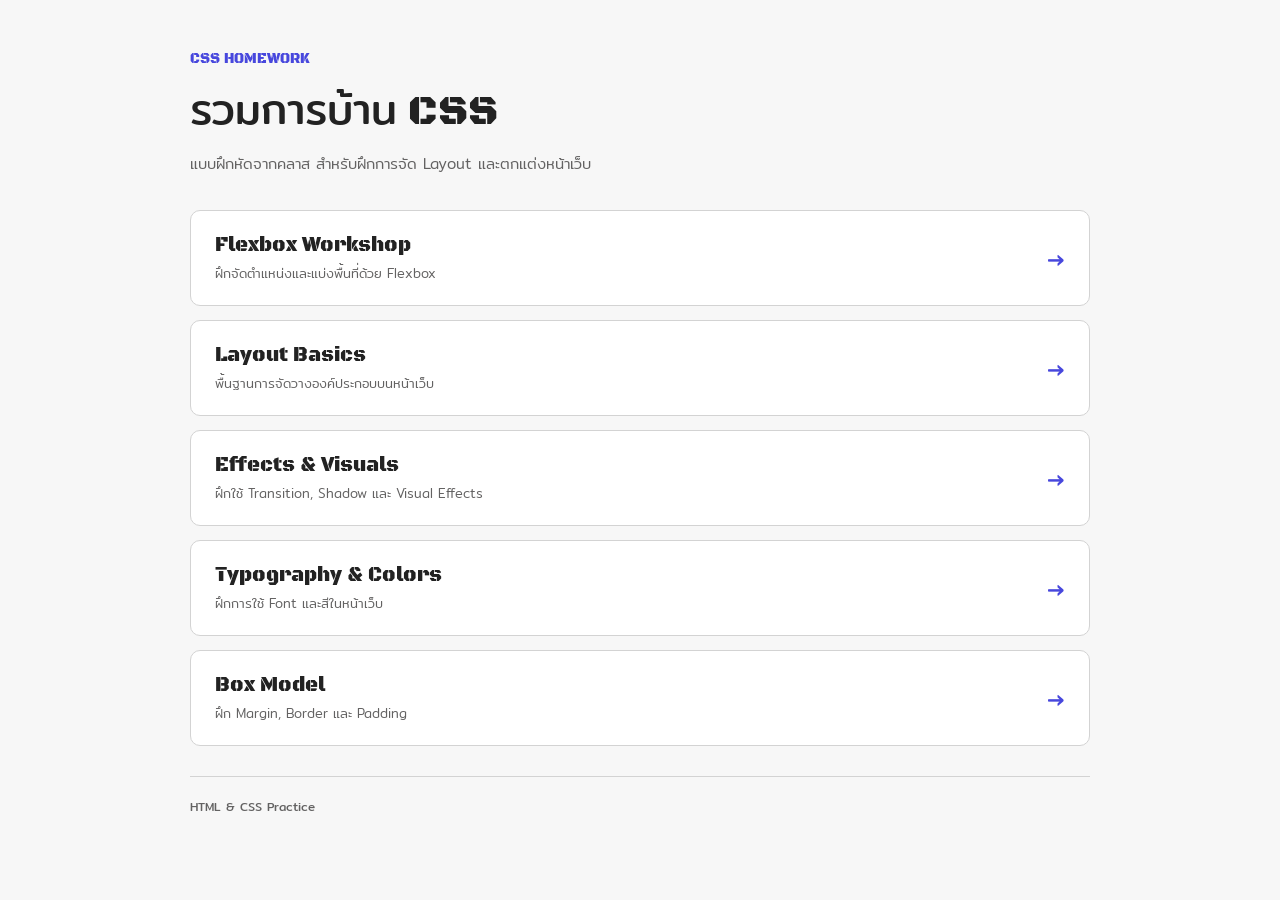
<file: index.html>
<!doctype html>
<html lang="th">
  <head>
    <meta charset="UTF-8" />
    <meta name="viewport" content="width=device-width, initial-scale=1.0" />

    <title>CSS Homework</title>

    <link rel="stylesheet" href="./home.css" />
  </head>

  <body>
    <main class="container">
      <header class="header">
        <p class="small-title">CSS HOMEWORK</p>

        <h1>รวมการบ้าน CSS</h1>

        <p class="description">
          แบบฝึกหัดจากคลาส สำหรับฝึกการจัด Layout และตกแต่งหน้าเว็บ
        </p>
      </header>

      <section class="homework-list">
        <a href="./flexbox/" class="homework">
          <div>
            <h2>Flexbox Workshop</h2>
            <p>ฝึกจัดตำแหน่งและแบ่งพื้นที่ด้วย Flexbox</p>
          </div>

          <span>→</span>
        </a>

        <a href="./layout-basics/" class="homework">
          <div>
            <h2>Layout Basics</h2>
            <p>พื้นฐานการจัดวางองค์ประกอบบนหน้าเว็บ</p>
          </div>

          <span>→</span>
        </a>

        <a href="./effects-visuals/" class="homework">
          <div>
            <h2>Effects & Visuals</h2>
            <p>ฝึกใช้ Transition, Shadow และ Visual Effects</p>
          </div>

          <span>→</span>
        </a>

        <a href="./typography-colors/" class="homework">
          <div>
            <h2>Typography & Colors</h2>
            <p>ฝึกการใช้ Font และสีในหน้าเว็บ</p>
          </div>

          <span>→</span>
        </a>

        <a href="./box-model/" class="homework">
          <div>
            <h2>Box Model</h2>
            <p>ฝึก Margin, Border และ Padding</p>
          </div>

          <span>→</span>
        </a>
      </section>

      <footer>HTML & CSS Practice</footer>
    </main>
  </body>
</html>
</file>
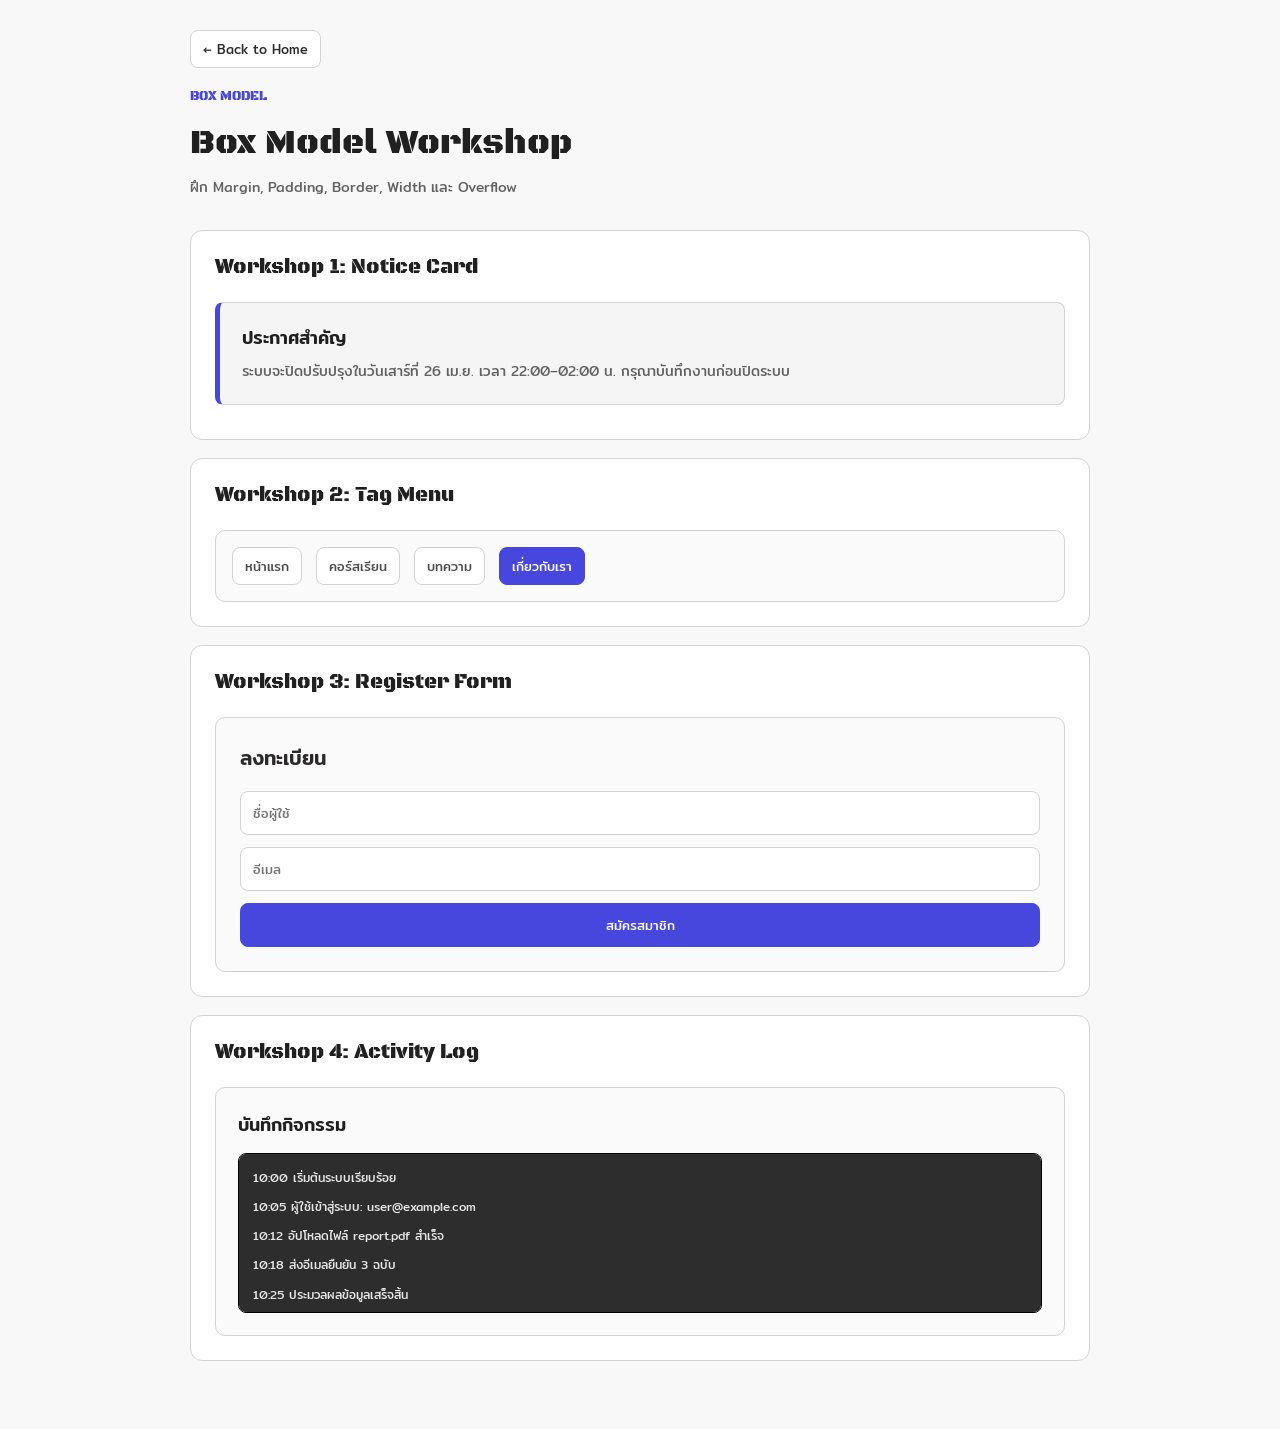
<file: box-model/index.html>
<!doctype html>
<html lang="th">
  <head>
    <meta charset="UTF-8" />
    <meta name="viewport" content="width=device-width, initial-scale=1.0" />

    <title>Box Model Workshop</title>

    <link rel="stylesheet" href="box-model.css" />
  </head>

  <body>
    <main class="page">
      <div class="page-header">
        <a class="back-home" href="../"> ← Back to Home </a>

        <p class="page-eyebrow">BOX MODEL</p>

        <h1>Box Model Workshop</h1>

        <p class="page-description">
          ฝึก Margin, Padding, Border, Width และ Overflow
        </p>
      </div>

      <!-- Workshop 1 -->
      <section class="workshop">
        <h2>Workshop 1: Notice Card</h2>

        <div class="notice">
          <p class="notice__title">ประกาศสำคัญ</p>

          <p class="notice__body">
            ระบบจะปิดปรับปรุงในวันเสาร์ที่ 26 เม.ย. เวลา 22:00–02:00 น.
            กรุณาบันทึกงานก่อนปิดระบบ
          </p>
        </div>
      </section>

      <!-- Workshop 2 -->
      <section class="workshop">
        <h2>Workshop 2: Tag Menu</h2>

        <nav class="tags">
          <a href="#" class="tag">หน้าแรก</a>
          <a href="#" class="tag">คอร์สเรียน</a>
          <a href="#" class="tag">บทความ</a>
          <a href="#" class="tag active">เกี่ยวกับเรา</a>
        </nav>
      </section>

      <!-- Workshop 3 -->
      <section class="workshop">
        <h2>Workshop 3: Register Form</h2>

        <div class="form">
          <h2>ลงทะเบียน</h2>

          <input type="text" class="input" placeholder="ชื่อผู้ใช้" />

          <input type="email" class="input" placeholder="อีเมล" />

          <button class="btn" type="button">สมัครสมาชิก</button>
        </div>
      </section>

      <!-- Workshop 4 -->
      <section class="workshop">
        <h2>Workshop 4: Activity Log</h2>

        <div class="panel">
          <h3>บันทึกกิจกรรม</h3>

          <div class="log">
            <p>10:00 เริ่มต้นระบบเรียบร้อย</p>
            <p>10:05 ผู้ใช้เข้าสู่ระบบ: user@example.com</p>
            <p>10:12 อัปโหลดไฟล์ report.pdf สำเร็จ</p>
            <p>10:18 ส่งอีเมลยืนยัน 3 ฉบับ</p>
            <p>10:25 ประมวลผลข้อมูลเสร็จสิ้น</p>
            <p>10:30 บันทึกผลลัพธ์ลงฐานข้อมูล</p>
            <p>10:35 ระบบทำงานปกติ ไม่พบข้อผิดพลาด</p>
            <p>10:42 เริ่มงานสำรองข้อมูลประจำวัน</p>
          </div>
        </div>
      </section>
    </main>
  </body>
</html>
</file>
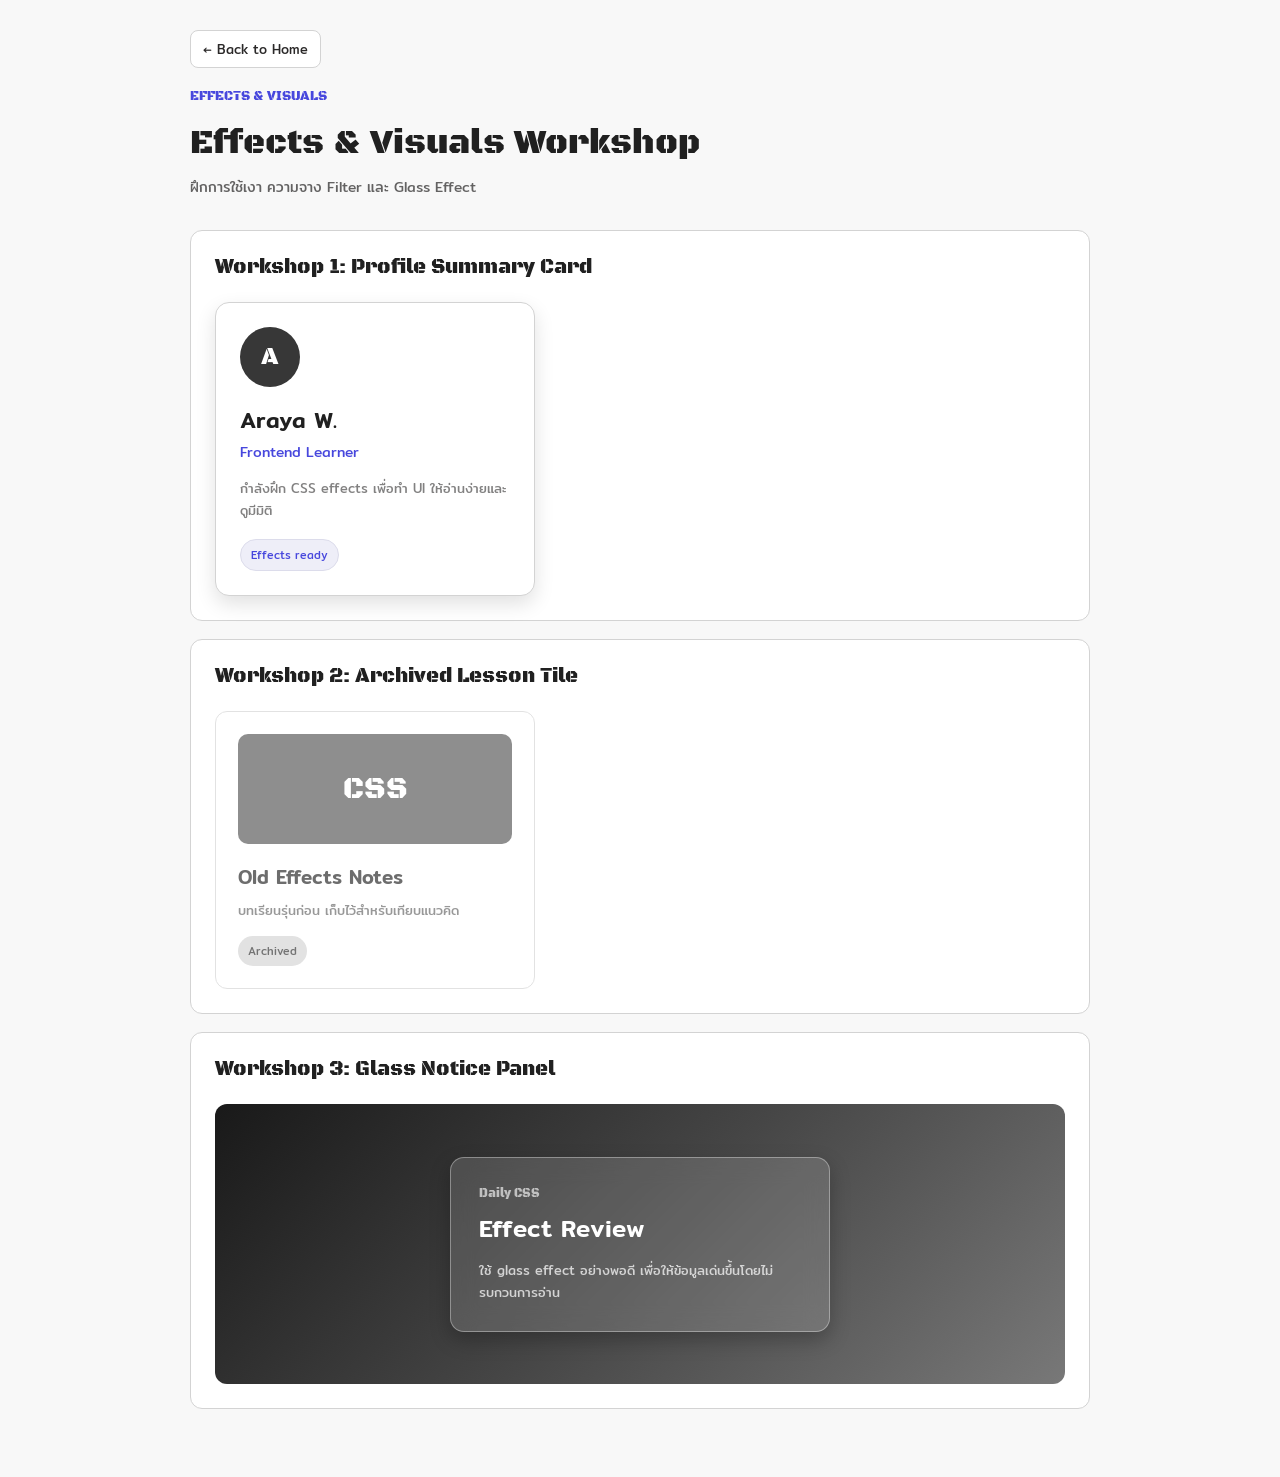
<file: effects-visuals/index.html>
<!doctype html>
<html lang="th">
  <head>
    <meta charset="UTF-8" />
    <meta name="viewport" content="width=device-width, initial-scale=1.0" />

    <title>Effects & Visuals</title>

    <link rel="stylesheet" href="effects-visuals.css" />
  </head>

  <body>
    <main class="page">
      <!-- Page Header -->
      <div class="page-header">
        <a class="back-home" href="../"> ← Back to Home </a>

        <p class="page-eyebrow">EFFECTS & VISUALS</p>

        <h1>Effects & Visuals Workshop</h1>

        <p class="page-description">
          ฝึกการใช้เงา ความจาง Filter และ Glass Effect
        </p>
      </div>

      <!-- Workshop 1 -->
      <section class="workshop">
        <h2>Workshop 1: Profile Summary Card</h2>

        <article class="profile-card">
          <div class="avatar">A</div>

          <h2 class="name">Araya W.</h2>

          <p class="role">Frontend Learner</p>

          <p class="bio">
            กำลังฝึก CSS effects เพื่อทำ UI ให้อ่านง่ายและดูมีมิติ
          </p>

          <span class="badge"> Effects ready </span>
        </article>
      </section>

      <!-- Workshop 2 -->
      <section class="workshop">
        <h2>Workshop 2: Archived Lesson Tile</h2>

        <article class="lesson-tile">
          <div class="cover">CSS</div>

          <h2>Old Effects Notes</h2>

          <p>บทเรียนรุ่นก่อน เก็บไว้สำหรับเทียบแนวคิด</p>

          <span class="status"> Archived </span>
        </article>
      </section>

      <!-- Workshop 3 -->
      <section class="workshop">
        <h2>Workshop 3: Glass Notice Panel</h2>

        <section class="scene">
          <article class="glass-panel">
            <p class="eyebrow">Daily CSS</p>

            <h2>Effect Review</h2>

            <p>
              ใช้ glass effect อย่างพอดี
              เพื่อให้ข้อมูลเด่นขึ้นโดยไม่รบกวนการอ่าน
            </p>
          </article>
        </section>
      </section>
    </main>
  </body>
</html>
</file>
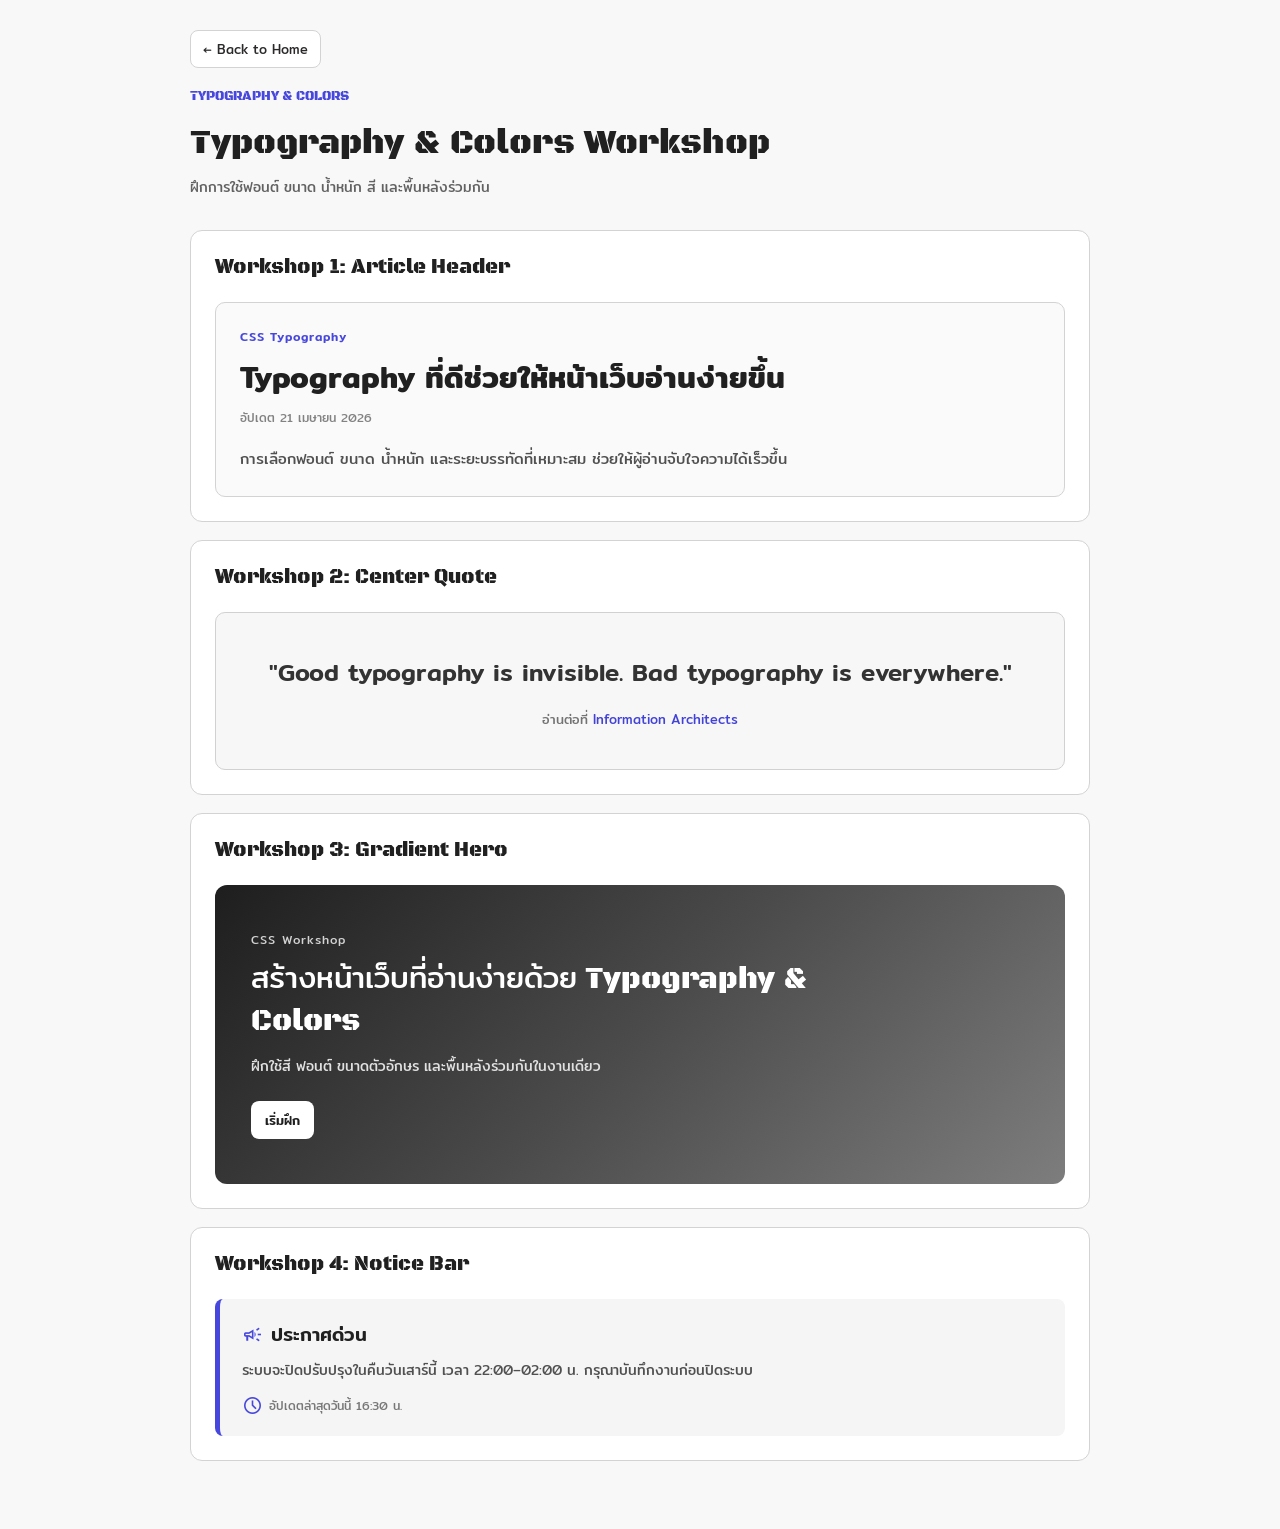
<file: typography-colors/index.html>
<!doctype html>
<html lang="th">
  <head>
    <meta charset="UTF-8" />
    <meta name="viewport" content="width=device-width, initial-scale=1.0" />

    <title>Typography & Colors</title>

    <link rel="preconnect" href="https://fonts.googleapis.com" />
    <link rel="preconnect" href="https://fonts.gstatic.com" crossorigin />
    <link
      href="https://fonts.googleapis.com/css2?family=Material+Symbols+Outlined"
      rel="stylesheet"
    />

    <link rel="stylesheet" href="typography-colors.css" />
  </head>

  <body>
    <main class="page">
      <div class="page-header">
        <a class="back-home" href="../"> ← Back to Home </a>

        <p class="page-eyebrow">TYPOGRAPHY & COLORS</p>

        <h1>Typography & Colors Workshop</h1>

        <p class="page-description">
          ฝึกการใช้ฟอนต์ ขนาด น้ำหนัก สี และพื้นหลังร่วมกัน
        </p>
      </div>

      <!-- Workshop 1 -->
      <section class="workshop">
        <h2>Workshop 1: Article Header</h2>

        <article class="post">
          <p class="category">CSS Typography</p>

          <h1 class="title">Typography ที่ดีช่วยให้หน้าเว็บอ่านง่ายขึ้น</h1>

          <p class="meta">อัปเดต 21 เมษายน 2026</p>

          <p class="lead">
            การเลือกฟอนต์ ขนาด น้ำหนัก และระยะบรรทัดที่เหมาะสม
            ช่วยให้ผู้อ่านจับใจความได้เร็วขึ้น
          </p>
        </article>
      </section>

      <!-- Workshop 2 -->
      <section class="workshop">
        <h2>Workshop 2: Center Quote</h2>

        <figure class="quote">
          <blockquote>
            "Good typography is invisible. Bad typography is everywhere."
          </blockquote>

          <figcaption>
            อ่านต่อที่
            <a class="source" href="#"> Information Architects </a>
          </figcaption>
        </figure>
      </section>

      <!-- Workshop 3 -->
      <section class="workshop">
        <h2>Workshop 3: Gradient Hero</h2>

        <section class="hero">
          <p class="hero-eyebrow">CSS Workshop</p>

          <h1 class="heading">
            สร้างหน้าเว็บที่อ่านง่ายด้วย Typography & Colors
          </h1>

          <p class="sub">
            ฝึกใช้สี ฟอนต์ ขนาดตัวอักษร และพื้นหลังร่วมกันในงานเดียว
          </p>

          <a href="#" class="cta"> เริ่มฝึก </a>
        </section>
      </section>

      <!-- Workshop 4 -->
      <section class="workshop">
        <h2>Workshop 4: Notice Bar</h2>

        <section class="notice">
          <h2 class="notice-title">
            <span class="material-symbols-outlined"> campaign </span>

            ประกาศด่วน
          </h2>

          <p class="notice-text">
            ระบบจะปิดปรับปรุงในคืนวันเสาร์นี้ เวลา 22:00–02:00 น.
            กรุณาบันทึกงานก่อนปิดระบบ
          </p>

          <p class="notice-meta">
            <span class="material-symbols-outlined"> schedule </span>

            อัปเดตล่าสุดวันนี้ 16:30 น.
          </p>
        </section>
      </section>
    </main>
  </body>
</html>
</file>
<file: home.css>
@import url('https://fonts.googleapis.com/css2?family=Black+Ops+One&family=Mitr:wght@300;400;500;600&display=swap');

* {
    box-sizing: border-box;
    margin: 0;
    padding: 0;
}

body {
    min-height: 100vh;

    background-color: #f7f7f7;
    color: #222;

    font-family: "Mitr", system-ui;

    padding: 50px 20px;
}

.container {
    width: 100%;
    max-width: 900px;

    margin: 0 auto;
}


/* =========================
   Header
========================= */

.header {
    margin-bottom: 35px;
}

.small-title {
    color: rgb(71, 71, 221);

    font-family: "Black Ops One", system-ui;
    font-size: 14px;

    margin-bottom: 8px;
}

.header h1 {
    font-family: "Black Ops One", "Mitr", system-ui;
    font-size: 42px;
    font-weight: 400;

    margin-bottom: 10px;
}

.description {
    color: rgb(99, 98, 98);

    font-size: 15px;
    font-weight: 300;
}


/* =========================
   Homework List
========================= */

.homework-list {
    display: flex;
    flex-direction: column;

    gap: 14px;
}

.homework {
    display: flex;
    justify-content: space-between;
    align-items: center;

    gap: 20px;

    padding: 22px 24px;

    color: #222;
    text-decoration: none;

    background-color: white;

    border: 1px solid lightgray;
    border-radius: 10px;

    transition: 0.2s;
}

.homework h2 {
    font-family: "Black Ops One", "Mitr", system-ui;

    font-size: 20px;
    font-weight: 400;

    margin-bottom: 5px;
}

.homework p {
    color: rgb(99, 98, 98);

    font-size: 13px;
    font-weight: 300;
}

.homework span {
    color: rgb(71, 71, 221);

    font-size: 26px;
}


/* =========================
   Hover
========================= */

.homework:hover {
    border-color: rgb(71, 71, 221);
    transform: translateX(4px);
}

.homework:hover h2 {
    color: rgb(71, 71, 221);
}


/* =========================
   Footer
========================= */

footer {
    margin-top: 30px;

    padding-top: 20px;

    border-top: 1px solid lightgray;

    color: rgb(99, 98, 98);

    font-size: 12px;
}
</file>
<file: box-model/box-model.css>
@import url('https://fonts.googleapis.com/css2?family=Black+Ops+One&family=Mitr:wght@200;300;400;500;600;700&display=swap');


* {
    box-sizing: border-box;
    margin: 0;
    padding: 0;
}


body {
    min-height: 100vh;

    background-color: rgb(248, 248, 248);
    color: rgb(43, 41, 41);

    font-family: "Mitr", system-ui;
}


/* =========================
   PAGE
========================= */

.page {
    width: 90%;
    max-width: 900px;

    margin: 0 auto;
    padding: 30px 0 50px;
}


.page-header {
    margin-bottom: 32px;
}


.back-home {
    display: inline-block;

    margin-bottom: 20px;
    padding: 8px 12px;

    color: rgb(43, 41, 41);
    background-color: white;

    border: 1px solid lightgray;
    border-radius: 8px;

    text-decoration: none;
    font-size: 13px;
}


.back-home:hover {
    color: white;
    background-color: rgb(75, 75, 75);
}


.page-eyebrow {
    margin-bottom: 18px;

    color: rgb(71, 71, 221);

    font-family: "Black Ops One", "Mitr", system-ui;
    font-size: 13px;
}


.page-header h1 {
    margin-bottom: 12px;

    color: rgb(32, 32, 32);

    font-family: "Black Ops One", "Mitr", system-ui;
    font-size: 34px;
    font-weight: 400;
}


.page-description {
    color: rgb(99, 98, 98);
    font-size: 14px;
}


/* =========================
   WORKSHOP CARD
========================= */

.workshop {
    margin-bottom: 18px;
    padding: 24px;

    background-color: white;

    border: 1px solid lightgray;
    border-radius: 12px;
}


.workshop > h2 {
    margin-bottom: 22px;

    color: rgb(32, 32, 32);

    font-family: "Black Ops One", "Mitr", system-ui;
    font-size: 20px;
    font-weight: 400;
}


/* =========================
   WORKSHOP 1
   Notice Card
========================= */

.notice {
    margin: 10px 0;

    padding: 20px 22px;

    background-color: rgb(245, 245, 245);

    border: 1px solid lightgray;
    border-left: 5px solid rgb(71, 71, 221);

    border-radius: 8px;
}


.notice__title {
    margin-bottom: 8px;

    color: rgb(32, 32, 32);

    font-size: 18px;
    font-weight: 500;
}


.notice__body {
    color: rgb(99, 98, 98);

    font-size: 14px;
    line-height: 1.7;
}


/* =========================
   WORKSHOP 2
   Tag Menu
========================= */

.tags {
    padding: 16px;

    background-color: rgb(250, 250, 250);

    border: 1px solid lightgray;
    border-radius: 10px;
}


.tag {
    display: inline-block;

    margin-right: 8px;

    padding: 8px 12px;

    color: rgb(75, 75, 75);
    background-color: white;

    border: 1px solid lightgray;
    border-radius: 8px;

    text-decoration: none;

    font-size: 13px;
}


.tag:hover {
    color: white;
    background-color: rgb(75, 75, 75);
}


.tag.active {
    color: white;
    background-color: rgb(71, 71, 221);

    border-color: rgb(71, 71, 221);
}


/* =========================
   WORKSHOP 3
   Register Form
========================= */

.form {
    width: 100%;

    padding: 24px;

    background-color: rgb(250, 250, 250);

    border: 1px solid lightgray;
    border-radius: 10px;
}


.form h2 {
    margin-bottom: 18px;

    font-size: 20px;
    font-weight: 500;
}


.input {
    width: 100%;

    margin-bottom: 12px;

    padding: 11px 12px;

    border: 1px solid lightgray;
    border-radius: 8px;

    background-color: white;

    font-family: "Mitr", system-ui;
    font-size: 13px;
}


.input:focus {
    outline: none;
    border-color: rgb(71, 71, 221);
}


.btn {
    width: 100%;

    padding: 11px 14px;

    color: white;
    background-color: rgb(71, 71, 221);

    border: 1px solid rgb(71, 71, 221);
    border-radius: 8px;

    font-family: "Mitr", system-ui;
    font-size: 13px;
}


.btn:hover {
    background-color: rgb(75, 75, 75);
    border-color: rgb(75, 75, 75);
}


/* =========================
   WORKSHOP 4
   Activity Log
========================= */

.panel {
    padding: 22px;

    background-color: rgb(250, 250, 250);

    border: 1px solid lightgray;
    border-radius: 10px;
}


.panel h3 {
    margin-bottom: 14px;

    color: rgb(32, 32, 32);

    font-size: 18px;
    font-weight: 500;
}


.log {
    height: 160px;

    padding: 14px;

    overflow-y: auto;

    background-color: rgb(45, 45, 45);
    color: rgb(230, 230, 230);

    border: 1px solid black;
    border-radius: 8px;
}


.log p {
    margin-bottom: 10px;

    font-size: 12px;
    line-height: 1.6;
}
</file>
<file: effects-visuals/effects-visuals.css>
@import url('https://fonts.googleapis.com/css2?family=Black+Ops+One&family=Mitr:wght@200;300;400;500;600;700&display=swap');


* {
    box-sizing: border-box;
    margin: 0;
    padding: 0;
}


body {
    min-height: 100vh;

    background-color: rgb(248, 248, 248);
    color: rgb(43, 41, 41);

    font-family: "Mitr", system-ui;
}


/* =========================
   PAGE
========================= */

.page {
    width: 90%;
    max-width: 900px;

    margin: 0 auto;
    padding: 30px 0 50px;
}


.page-header {
    margin-bottom: 32px;
}


.back-home {
    display: inline-block;

    margin-bottom: 20px;
    padding: 8px 12px;

    color: rgb(43, 41, 41);
    background-color: white;

    border: 1px solid lightgray;
    border-radius: 8px;

    text-decoration: none;

    font-size: 13px;
    font-weight: 400;
}


.back-home:hover {
    color: white;
    background-color: rgb(75, 75, 75);

    border-color: rgb(75, 75, 75);
}


.page-eyebrow {
    margin-bottom: 18px;

    color: rgb(71, 71, 221);

    font-family: "Black Ops One", "Mitr", system-ui;
    font-size: 13px;
}


.page-header h1 {
    margin-bottom: 12px;

    color: rgb(32, 32, 32);

    font-family: "Black Ops One", "Mitr", system-ui;
    font-size: 34px;
    font-weight: 400;
}


.page-description {
    color: rgb(99, 98, 98);

    font-size: 14px;
}


/* =========================
   WORKSHOP
========================= */

.workshop {
    margin-bottom: 18px;
    padding: 24px;

    background-color: white;

    border: 1px solid lightgray;
    border-radius: 12px;
}


.workshop > h2 {
    margin-bottom: 22px;

    color: rgb(32, 32, 32);

    font-family: "Black Ops One", "Mitr", system-ui;
    font-size: 20px;
    font-weight: 400;
}


/* =========================
   WORKSHOP 1
   Profile Summary Card
========================= */

.profile-card {
    width: 320px;

    padding: 24px;

    background-color: white;

    border: 1px solid lightgray;
    border-radius: 14px;

    box-shadow: 0 8px 20px rgba(0, 0, 0, 0.12);
}


.avatar {
    width: 60px;
    height: 60px;

    display: flex;
    align-items: center;
    justify-content: center;

    margin-bottom: 16px;

    color: white;
    background-color: rgb(55, 55, 55);

    border-radius: 50%;

    font-family: "Black Ops One", "Mitr", system-ui;
    font-size: 24px;
}


.name {
    margin-bottom: 4px;

    color: rgb(32, 32, 32);

    font-size: 22px;
    font-weight: 500;
}


.role {
    margin-bottom: 14px;

    color: rgb(71, 71, 221);

    font-size: 14px;
}


.bio {
    margin-bottom: 18px;

    color: rgb(99, 98, 98);

    font-size: 13px;
    line-height: 1.7;

    opacity: 0.8;
}


.badge {
    display: inline-block;

    padding: 6px 10px;

    color: rgb(71, 71, 221);
    background-color: rgb(238, 238, 248);

    border: 1px solid rgb(220, 220, 235);
    border-radius: 20px;

    font-size: 11px;
}


/* =========================
   WORKSHOP 2
   Archived Lesson Tile
========================= */

.lesson-tile {
    width: 320px;

    padding: 22px;

    background-color: white;

    border: 1px solid lightgray;
    border-radius: 12px;

    filter: grayscale(1);

    opacity: 0.65;
}


.cover {
    height: 110px;

    display: flex;
    align-items: center;
    justify-content: center;

    margin-bottom: 18px;

    color: white;
    background-color: rgb(71, 71, 221);

    border-radius: 10px;

    font-family: "Black Ops One", "Mitr", system-ui;
    font-size: 30px;
}


.lesson-tile h2 {
    margin-bottom: 8px;

    color: rgb(32, 32, 32);

    font-size: 19px;
    font-weight: 500;
}


.lesson-tile p {
    margin-bottom: 16px;

    color: rgb(99, 98, 98);

    font-size: 13px;
}


.status {
    display: inline-block;

    padding: 6px 10px;

    background-color: lightgray;

    border-radius: 20px;

    font-size: 11px;
}


/* =========================
   WORKSHOP 3
   Glass Notice Panel
========================= */

.scene {
    min-height: 280px;

    display: flex;
    align-items: center;
    justify-content: center;

    padding: 40px;

    background: linear-gradient(
        135deg,
        rgb(25, 25, 25),
        rgb(70, 70, 70),
        rgb(120, 120, 120)
    );

    border-radius: 12px;
}


.glass-panel {
    width: 380px;

    padding: 28px;

    background-color: rgba(255, 255, 255, 0.14);

    border: 1px solid rgba(255, 255, 255, 0.35);
    border-radius: 14px;

    backdrop-filter: blur(12px);

    color: white;

    box-shadow: 0 8px 20px rgba(0, 0, 0, 0.25);
}


.glass-panel .eyebrow {
    margin-bottom: 8px;

    color: lightgray;

    font-family: "Black Ops One", "Mitr", system-ui;
    font-size: 12px;

    opacity: 0.85;
}


.glass-panel h2 {
    margin-bottom: 12px;

    color: white;

    font-size: 24px;
    font-weight: 500;
}


.glass-panel > p:last-child {
    color: rgb(225, 225, 225);

    font-size: 13px;
    line-height: 1.7;

    opacity: 0.9;
}
</file>
<file: typography-colors/typography-colors.css>
@import url('https://fonts.googleapis.com/css2?family=Black+Ops+One&family=Mitr:wght@200;300;400;500;600;700&display=swap');


* {
    box-sizing: border-box;
    margin: 0;
    padding: 0;
}


body {
    min-height: 100vh;

    background-color: rgb(248, 248, 248);
    color: rgb(43, 41, 41);

    font-family: "Mitr", system-ui;
}


/* =========================
   PAGE
========================= */

.page {
    width: 90%;
    max-width: 900px;

    margin: 0 auto;
    padding: 30px 0 50px;
}


.page-header {
    margin-bottom: 32px;
}


.back-home {
    display: inline-block;

    margin-bottom: 20px;
    padding: 8px 12px;

    color: rgb(43, 41, 41);
    background-color: white;

    border: 1px solid lightgray;
    border-radius: 8px;

    text-decoration: none;
    font-size: 13px;
}


.back-home:hover {
    color: white;
    background-color: rgb(75, 75, 75);
}


.page-eyebrow {
    margin-bottom: 18px;

    color: rgb(71, 71, 221);

    font-family: "Black Ops One", "Mitr", system-ui;
    font-size: 13px;
}


.page-header h1 {
    margin-bottom: 12px;

    color: rgb(32, 32, 32);

    font-family: "Black Ops One", "Mitr", system-ui;
    font-size: 34px;
    font-weight: 400;
}


.page-description {
    color: rgb(99, 98, 98);
    font-size: 14px;
}


/* =========================
   WORKSHOP CARD
========================= */

.workshop {
    margin-bottom: 18px;
    padding: 24px;

    background-color: white;

    border: 1px solid lightgray;
    border-radius: 12px;
}


.workshop > h2 {
    margin-bottom: 22px;

    color: rgb(32, 32, 32);

    font-family: "Black Ops One", "Mitr", system-ui;
    font-size: 20px;
    font-weight: 400;
}


/* =========================
   WORKSHOP 1
   Article Header
========================= */

.post {
    padding: 24px;

    background-color: rgb(250, 250, 250);

    border: 1px solid lightgray;
    border-radius: 10px;
}


.category {
    margin-bottom: 10px;

    color: rgb(71, 71, 221);

    font-size: 12px;
    font-weight: 500;

    letter-spacing: 1px;
}


.title {
    margin-bottom: 10px;

    color: rgb(32, 32, 32);

    font-size: 30px;
    font-weight: 600;
    line-height: 1.4;
}


.meta {
    margin-bottom: 18px;

    color: rgb(130, 130, 130);

    font-size: 12px;
}


.lead {
    color: rgb(80, 80, 80);

    font-size: 15px;
    line-height: 1.8;
}


/* =========================
   WORKSHOP 2
   Center Quote
========================= */

.quote {
    padding: 40px 30px;

    text-align: center;

    background-color: hsl(0, 0%, 97%);

    border: 1px solid hsl(0, 0%, 82%);
    border-radius: 10px;
}


.quote blockquote {
    margin-bottom: 18px;

    color: hsl(0, 0%, 20%);

    font-size: 24px;
    font-weight: 500;
    line-height: 1.6;
}


.quote figcaption {
    color: hsl(0, 0%, 45%);

    font-size: 13px;
}


.source {
    color: hsl(240, 65%, 55%);

    text-decoration: none;
}


.source:hover {
    text-decoration: underline;
}


/* =========================
   WORKSHOP 3
   Gradient Hero
========================= */

.hero {
    padding: 45px 36px;

    color: white;

    background: linear-gradient(
        135deg,
        rgb(30, 30, 30),
        rgb(75, 75, 75),
        rgb(125, 125, 125)
    );

    border-radius: 12px;
}


.hero-eyebrow {
    margin-bottom: 10px;

    color: lightgray;

    font-size: 12px;
    letter-spacing: 1px;
}


.heading {
    margin-bottom: 12px;

    max-width: 650px;

    font-family: "Black Ops One", "Mitr", system-ui;
    font-size: 30px;
    font-weight: 400;
    line-height: 1.4;
}


.sub {
    margin-bottom: 22px;

    max-width: 600px;

    color: rgb(225, 225, 225);

    font-size: 14px;
    line-height: 1.7;
}


.cta {
    display: inline-block;

    padding: 9px 14px;

    color: rgb(32, 32, 32);
    background-color: white;

    border-radius: 8px;

    text-decoration: none;
    font-size: 13px;
    font-weight: 500;
}


.cta:hover {
    color: white;
    background-color: rgb(71, 71, 221);
}


/* =========================
   WORKSHOP 4
   Notice Bar
========================= */

.notice {
    padding: 20px 22px;

    background-color: rgb(245, 245, 245);

    border-left: 5px solid rgb(71, 71, 221);
    border-radius: 8px;
}


.notice-title {
    display: flex;
    align-items: center;
    gap: 8px;

    margin-bottom: 10px;

    color: rgb(32, 32, 32);

    font-size: 19px;
    font-weight: 500;
}


.notice-text {
    margin-bottom: 12px;

    color: rgb(80, 80, 80);

    font-size: 14px;
    line-height: 1.7;
}


.notice-meta {
    display: flex;
    align-items: center;
    gap: 6px;

    color: rgb(120, 120, 120);

    font-size: 12px;
}


.material-symbols-outlined {
    color: rgb(71, 71, 221);
    font-size: 21px;
}
</file>
